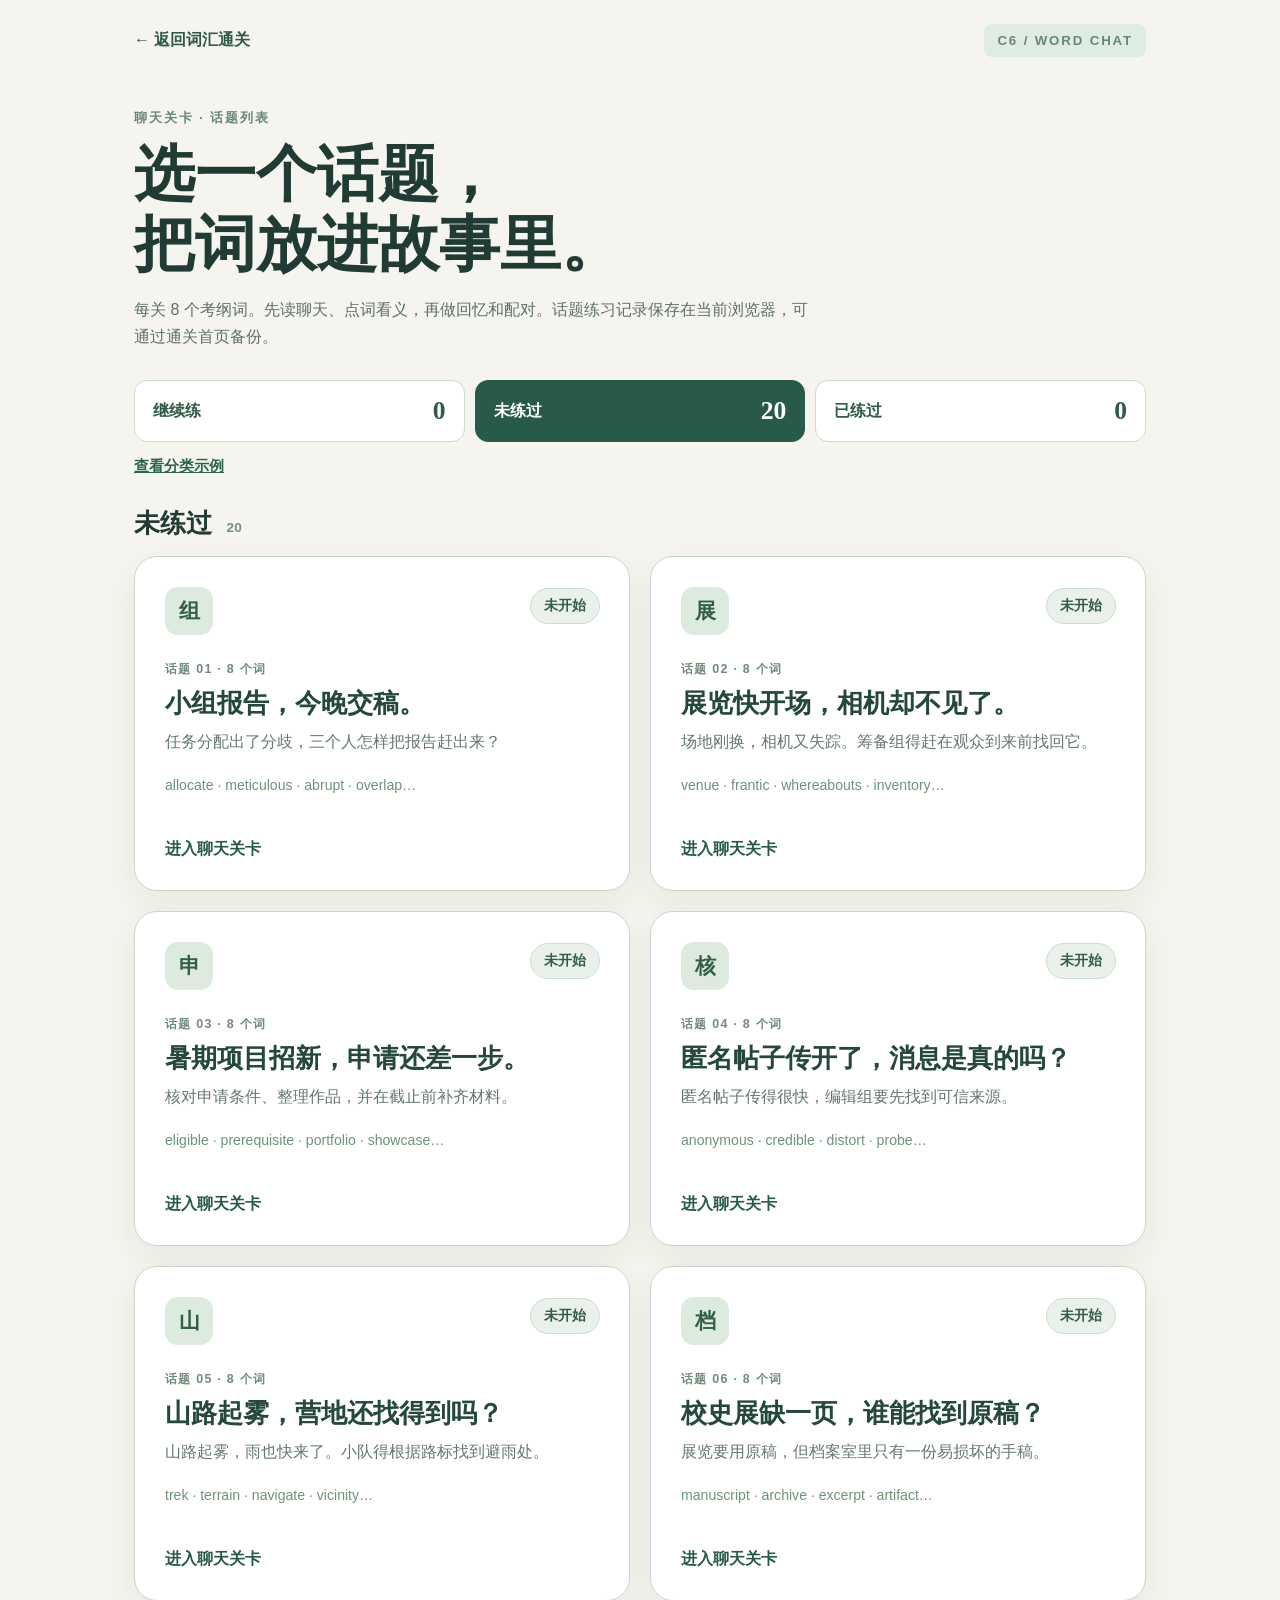
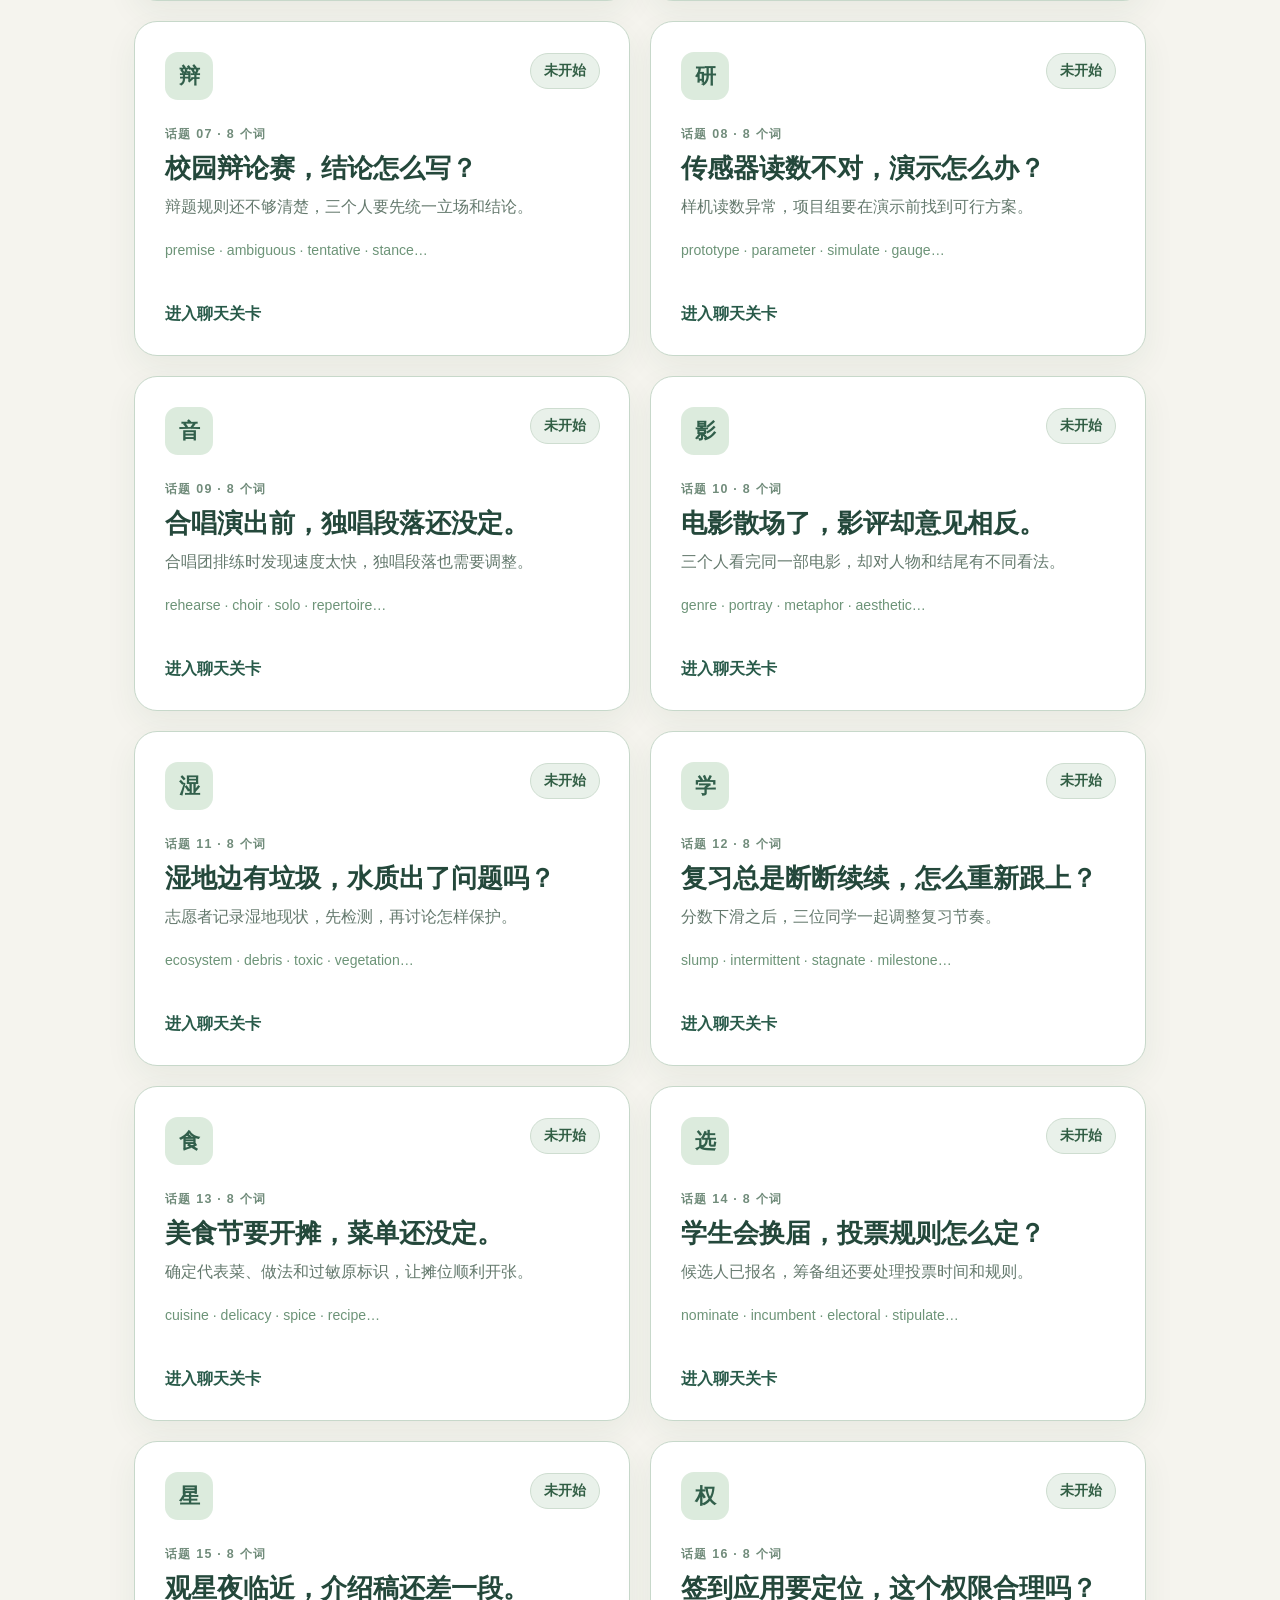
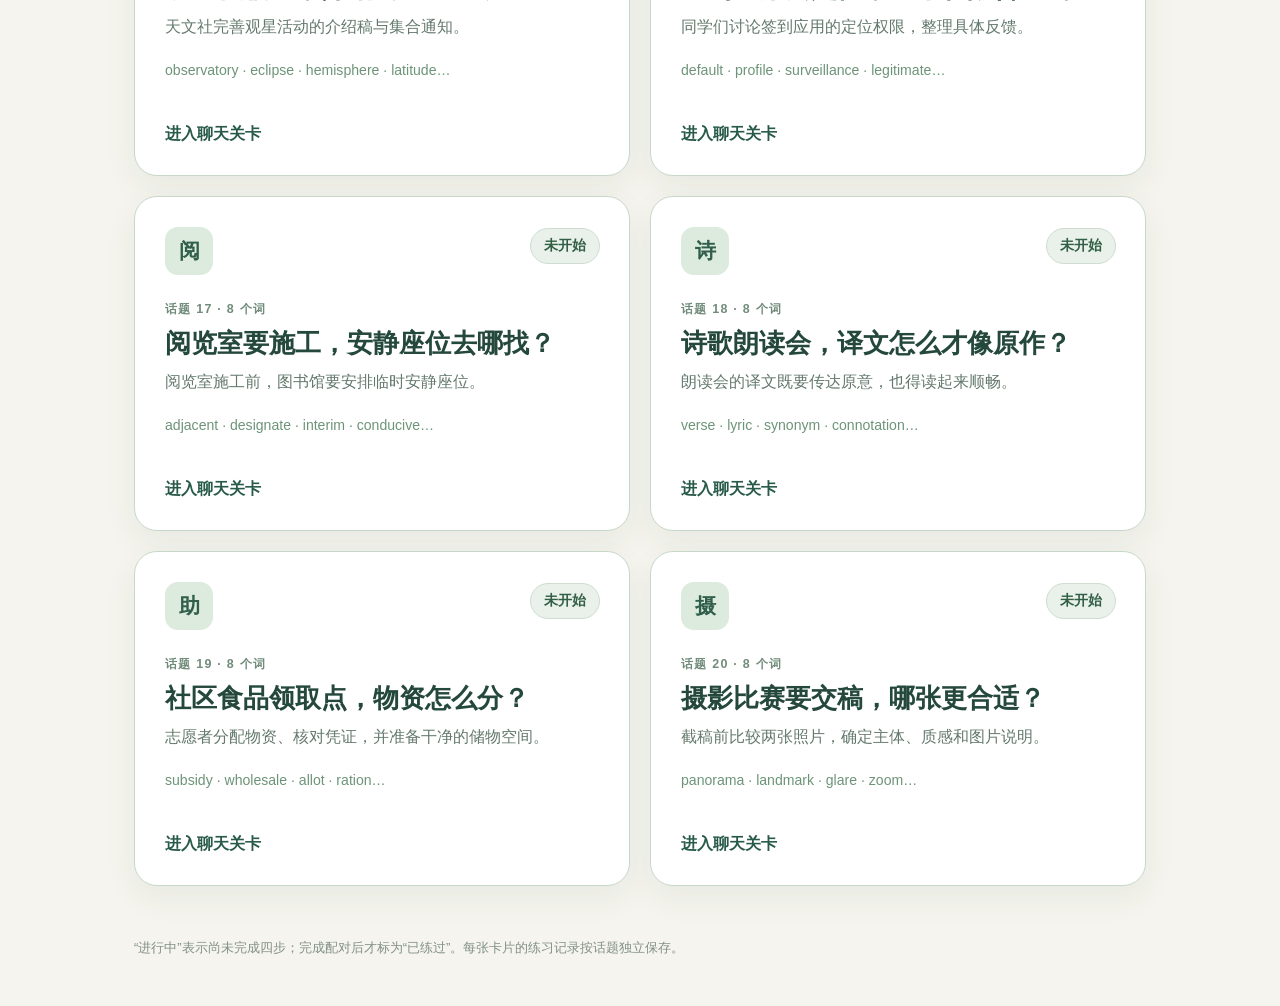
<file: chat-preview/index.html>
<!doctype html>
<html lang="zh-CN">
<head>
  <meta charset="utf-8">
  <meta name="viewport" content="width=device-width, initial-scale=1">
  <title>六级词汇通关 · 聊天关卡</title>
  <link rel="stylesheet" href="./style.css">
  <link rel="stylesheet" href="./topics.css?v=20261122-20-topics">
  <script src="./topics.js" defer></script>
  <script src="./progress.js" defer></script>
  <script src="./topics-page.js?v=20261122-20-topics" defer></script>
  <script src="./play.js" defer></script>
</head>
<body>
  <main id="topicsView" class="shell hidden">
    <header class="topbar"><a href="../index.html" class="back">← 返回词汇通关</a><span class="badge">C6 / WORD CHAT</span></header>
    <section class="intro"><p class="eyebrow">聊天关卡 · 话题列表</p><h1>选一个话题，<br>把词放进故事里。</h1><p>每关 8 个考纲词。先读聊天、点词看义，再做回忆和配对。话题练习记录保存在当前浏览器，可通过通关首页备份。</p></section>
    <nav class="topic-summary" aria-label="按练习状态筛选话题"><button id="continueFilter" type="button" aria-pressed="false">继续练 <strong id="continueTotal">0</strong></button><button id="unplayedFilter" type="button" aria-pressed="false">未练过 <strong id="unplayedTotal">0</strong></button><button id="completedFilter" type="button" aria-pressed="false">已练过 <strong id="completedTotal">0</strong></button></nav>
    <p class="demo-switch"><a id="demoToggle" href="./index.html?demo=1">查看分类示例</a><span id="demoNotice" class="hidden">这里展示模拟状态，不写入你的练习记录。</span></p>
    <section id="continueSection" class="topic-section hidden"><h2>继续练 <small id="continueCount"></small></h2><div id="continueGrid" class="topic-grid"></div></section>
    <section id="unplayedSection" class="topic-section hidden"><h2>未练过 <small id="unplayedCount"></small></h2><div id="unplayedGrid" class="topic-grid"></div></section>
    <section id="completedSection" class="topic-section hidden"><h2>已练过 <small id="completedCount"></small></h2><div id="completedGrid" class="topic-grid"></div></section>
    <footer>“进行中”表示尚未完成四步；完成配对后才标为“已练过”。每张卡片的练习记录按话题独立保存。</footer>
  </main>
  <main id="playView" class="shell hidden">
    <header class="topbar">
      <a href="./index.html" class="back">← 所有聊天主题</a>
      <span class="badge">C6 / WORD CHAT</span>
    </header>
    <section class="intro">
      <p class="eyebrow">原创练习 · 聊天关卡</p>
      <h1 id="topicTitle">聊天关卡</h1>
      <p>先看聊天猜意思，再点词核对。读完后做两轮回忆。聊天是记忆情境，下方英文句子展示自然用法。</p>
      <div class="stepbar" aria-label="练习步骤"><span class="active" data-step="0">聊天</span><span data-step="1">速查</span><span data-step="2">回忆</span><span data-step="3">配对</span></div>
      <p id="saveNotice" class="hidden" role="alert"></p>
    </section>
    <section id="chatStep" class="stage">
      <div class="phone">
        <div class="phone-head"><span class="avatar" id="topicIcon">组</span><div><strong id="chatName">报告讨论组</strong><small id="chatSubtitle">3 位成员</small></div><span class="dots">•••</span></div>
        <div class="chat-scroll" id="messages" aria-live="polite"></div>
        <div class="phone-foot"><button id="nextMessage" class="primary">读下一条消息</button><span id="chatDone" class="hidden">对话已读完，点绿色单词可查看意思</span></div>
      </div>
      <aside class="side-card">
        <p class="eyebrow">这关怎么练</p><h2>先理解情境</h2>
        <p>中文聊天里嵌入英文词，是帮助联想的记忆方式。真实英语怎么说，点词后会给一条自然英文句子。</p>
        <div class="meter"><span id="seenCount">已查看 0 个词</span><div><i id="seenBar"></i></div></div>
        <button id="toLookup" class="primary">继续：词汇速查</button>
      </aside>
    </section>
    <section id="lookupStep" class="stage single hidden"><div class="section-head"><div><p class="eyebrow">02 / 词汇速查</p><h2>刚才的词，再看一眼</h2></div><p>先回想，再点开核对。这里的中文是本段聊天的意思。</p></div><div id="lookupList" class="lookup-list"></div><button id="toRecall" class="primary next">继续：英文回忆</button></section>
    <section id="recallStep" class="stage single hidden"><div class="section-head"><div><p class="eyebrow">03 / 英文 → 中文</p><h2>看到英文，你能想起来吗？</h2></div><p>先在心里说出意思，再翻卡并诚实选择。试玩结果不会修改通关记录。</p></div><div class="recall-card"><span id="recallProgress" class="eyebrow"></span><strong id="recallWord"></strong><button id="reveal" class="outline">显示本句义</button><p id="recallAnswer" class="answer hidden"></p><div id="recallChoices" class="choices hidden"><button data-grade="remembered">想起来了</button><button data-grade="hesitated">犹豫了</button><button data-grade="forgot">没想起来</button></div></div></section>
    <section id="matchStep" class="stage single hidden"><div class="section-head"><div><p class="eyebrow">04 / 中英文配对</p><h2>把词与本句义连起来</h2></div><p>先点一个英文，再点对应中文。配错可以继续试。</p></div><p id="matchStatus" class="match-status" aria-live="polite"></p><div class="match-grid"><div id="englishList"></div><div id="chineseList"></div></div><div id="finish" class="finish hidden"><h3>这一关完成了</h3><p id="finishStats"></p><button id="restart" class="outline">重新试玩这一关</button><a href="../index.html">返回词汇通关</a></div></section>
    <footer>本关为原创练习，不是真题。聊天中的中英混合表达仅用于记忆；点击单词查看自然英文用法。<a href="../index.html">返回词汇通关</a></footer>
  </main>
</body>
</html>
</file>
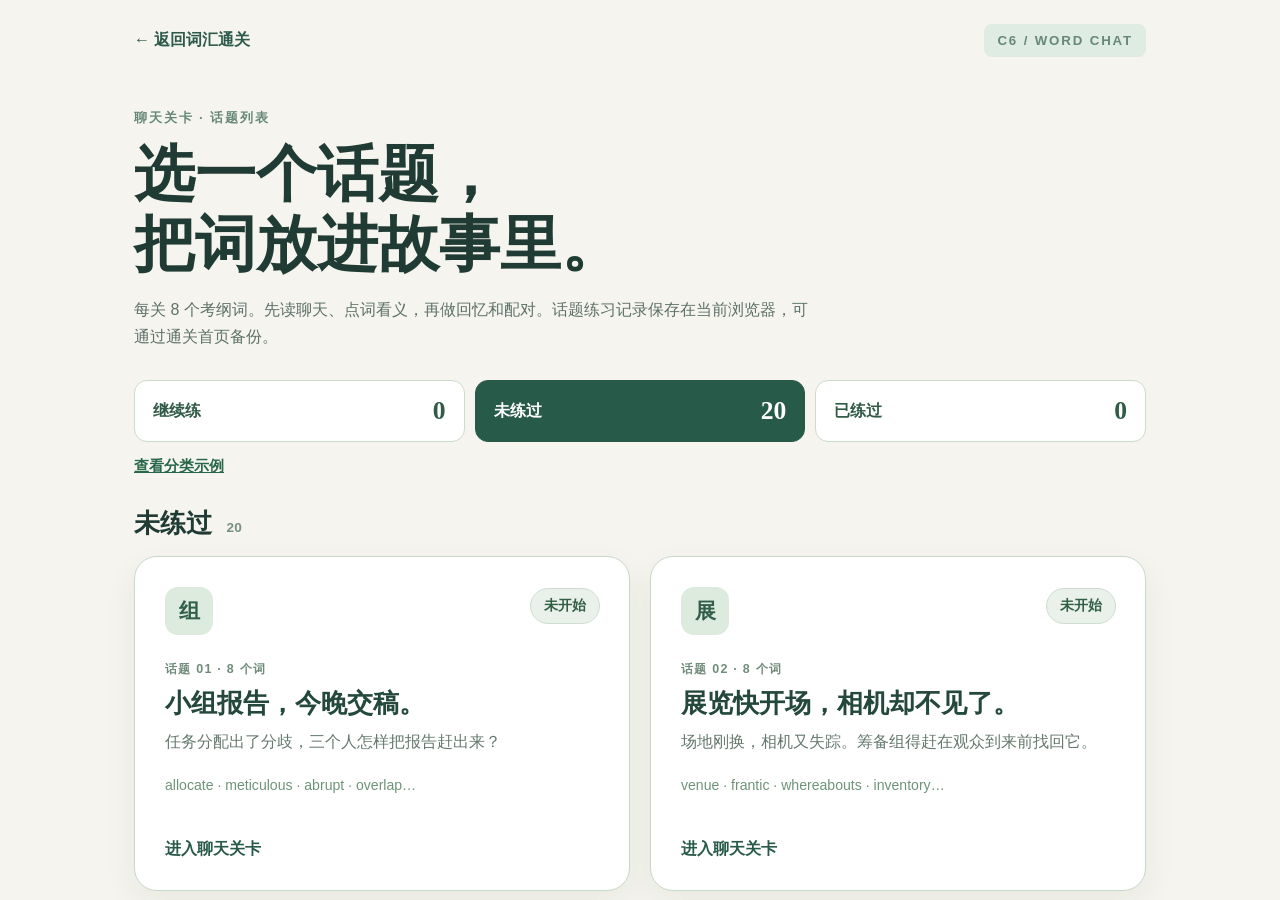
<file: chat-preview/topics.html>
<!doctype html><html lang="zh-CN"><head><meta charset="utf-8"><meta http-equiv="refresh" content="0;url=./index.html"><title>聊天主题</title></head><body><a href="./index.html">打开聊天主题列表</a></body></html>
</file>
<file: chat-preview/style.css>
:root{font-family:Inter,"Noto Sans SC","Microsoft YaHei",sans-serif;color:#203b34;background:#f5f4ee;font-size:16px}*{box-sizing:border-box}body{margin:0}button,a{font:inherit}button{cursor:pointer}.shell{max-width:1060px;margin:auto;padding:24px 24px 48px}.topbar{display:flex;justify-content:space-between;align-items:center;gap:16px}.back{color:#2d5a4c;text-decoration:none;font-weight:700}.badge,.eyebrow{font-size:.83rem;letter-spacing:.14em;font-weight:800;color:#668879}.badge{background:#dfece3;padding:9px 13px;border-radius:8px}.intro{margin:52px 0 30px}.intro h1{font-family:Georgia,"Noto Serif SC",serif;font-size:clamp(2.1rem,5vw,3.8rem);line-height:1.15;margin:12px 0}.intro>p:not(.eyebrow){color:#5d716a;max-width:680px;line-height:1.7}.stepbar{display:flex;gap:8px;margin-top:26px;flex-wrap:wrap}.stepbar span{padding:9px 15px;border-radius:99px;background:#e7ebe4;color:#6b7c74;font-weight:700}.stepbar span.active{background:#285a49;color:white}.stage{display:grid;grid-template-columns:minmax(0,580px) minmax(280px,1fr);gap:26px;align-items:start}.stage.single{display:block;max-width:850px}.hidden{display:none!important}.phone{border:1px solid #d2ded5;background:#edf1ed;border-radius:28px;overflow:hidden;box-shadow:0 20px 40px #163d2b12}.phone-head{display:flex;align-items:center;gap:12px;padding:18px 20px;background:#fbfcfa;border-bottom:1px solid #dce4dc}.avatar{display:grid;place-items:center;width:42px;height:42px;border-radius:12px;background:#346551;color:white;font-weight:800}.phone-head strong,.phone-head small{display:block}.phone-head small{font-size:.8rem;color:#7a8b81;margin-top:3px}.dots{margin-left:auto;font-weight:900}.chat-scroll{height:min(58vh,600px);min-height:420px;overflow:auto;padding:22px 16px}.message{display:flex;gap:9px;margin:0 0 16px;align-items:flex-end}.message.me{flex-direction:row-reverse}.face{width:30px;height:30px;flex:none;display:grid;place-items:center;border-radius:9px;background:#d5e1d8;color:#315845;font-size:.8rem}.message.me .face{background:#c8dec5}.bubble{max-width:82%;padding:12px 15px;border-radius:16px 16px 16px 4px;background:#fff;line-height:1.65;box-shadow:0 2px 5px #173d2b0a}.message.me .bubble{background:#dcf4c7;border-radius:16px 16px 4px 16px}.bubble .word{border:0;border-bottom:2px solid currentColor;background:transparent;color:#205d47;font-weight:900;padding:0 1px;border-radius:0}.bubble .word.seen{color:#42685a}.note{display:block;font-size:.86rem;color:#657a70;margin-top:7px;border-top:1px solid #dbe7d9;padding-top:8px}.note b{color:#275841}.note em{font-style:normal;color:#50665b}.phone-foot{padding:15px 18px;background:#fbfcfa;color:#73877d;font-size:.85rem;text-align:center}.side-card,.lookup-list,.recall-card,.finish{border:1px solid #d4dfd5;border-radius:22px;background:white;padding:25px}.side-card h2,.section-head h2{font-family:Georgia,"Noto Serif SC",serif;font-size:1.7rem;margin:8px 0}.side-card p:not(.eyebrow),.section-head>p{color:#63766d;line-height:1.7}.meter{margin:28px 0}.meter span{font-weight:700;font-size:.9rem}.meter div{height:8px;border-radius:99px;background:#e6ede5;margin-top:10px;overflow:hidden}.meter i{display:block;height:100%;width:0;background:#6aaf7b;transition:width .2s}.primary,.outline{border-radius:12px;padding:13px 20px;font-weight:800;min-height:48px}.primary{border:1px solid #285a49;background:#285a49;color:white}.outline{border:1px solid #9bb8a7;background:white;color:#285a49}.primary:hover{background:#1e493a}.side-card .primary{width:100%}.section-head{display:flex;justify-content:space-between;gap:24px;align-items:end;margin:12px 0 22px}.section-head>p{max-width:340px}.lookup-list{padding:8px 22px}.lookup-item{border-bottom:1px solid #e5ebe5;padding:13px 0}.lookup-item:last-child{border:0}.lookup-item summary{cursor:pointer;font-size:1.15rem;font-weight:800;list-style:none}.lookup-item summary::after{content:'＋';float:right;color:#5b8f69}.lookup-item[open] summary::after{content:'−'}.lookup-item p{margin:8px 0 0;line-height:1.6}.lookup-item .natural{color:#657a70;font-size:.92rem}.next{margin-top:22px}.recall-card{min-height:310px;display:flex;align-items:center;justify-content:center;flex-direction:column;gap:18px}.recall-card>strong{font-family:Georgia,serif;font-size:clamp(2.5rem,7vw,4rem);color:#285a49}.answer{font-size:1.2rem;margin:0;text-align:center}.choices{display:flex;gap:9px;flex-wrap:wrap;justify-content:center}.choices button,.match-grid button{border:1px solid #b7ccbc;border-radius:10px;background:#f7faf5;color:#254b3b;padding:12px 15px;min-height:48px;font-weight:700}.choices button:hover,.match-grid button:hover{border-color:#4e8c65}.match-status{min-height:26px;color:#587364}.match-grid{display:grid;grid-template-columns:1fr 1fr;gap:16px}.match-grid>div{display:grid;gap:9px}.match-grid button{width:100%;text-align:left}.match-grid button.selected{background:#d7edcd;border-color:#3f8059}.match-grid button.done{opacity:.45;text-decoration:line-through;pointer-events:none}.finish{margin-top:25px}.finish a{margin-left:20px;color:#285a49;font-weight:700}footer{margin-top:50px;color:#829187;font-size:.82rem;line-height:1.5}@media(max-width:760px){.shell{padding:18px 16px 32px}.intro{margin:30px 0 20px}.stage{display:block}.side-card{margin-top:18px}.chat-scroll{height:53vh;min-height:350px}.section-head{display:block}.match-grid{gap:9px}.match-grid button{font-size:.9rem;padding:10px;min-height:58px}.finish a{display:block;margin:20px 0 0}}
</file>
<file: chat-preview/topics.css>
.topic-grid{display:grid;grid-template-columns:repeat(2,minmax(0,1fr));gap:20px;margin:36px 0 70px}.topic-card{position:relative;display:flex;flex-direction:column;min-height:335px;padding:30px;border:1px solid #c7d8ca;border-radius:23px;background:#fff;color:#24483b;text-decoration:none;box-shadow:0 12px 32px #204a3110;transition:transform .15s,box-shadow .15s}.topic-card:hover{transform:translateY(-3px);box-shadow:0 18px 35px #204a311b}.topic-card:focus-visible{outline:3px solid #39705b;outline-offset:4px}.topic-icon{display:grid;place-items:center;width:48px;height:48px;border-radius:13px;background:#dcebdd;color:#315f4b;font-size:21px;font-weight:800}.topic-number{margin-top:26px;font-size:.78rem;letter-spacing:.1em;font-weight:800;color:#718c7b}.topic-card h2{font-family:Georgia,"Noto Serif SC",serif;font-size:1.65rem;margin:8px 0}.topic-card p{color:#64796d;line-height:1.6;margin:0}.topic-words{color:#6d9478;font-size:.88rem;margin:22px 0}.topic-card strong{margin-top:auto;color:#285a49}@media(max-width:700px){.topic-grid{grid-template-columns:1fr;gap:13px;margin:23px 0 40px}.topic-card{min-height:270px;padding:23px}.topic-number{margin-top:16px}}
.topic-section{margin:30px 0 52px}.topic-section>h2{font-family:Georgia,"Noto Serif SC",serif;font-size:1.65rem;margin:0 0 15px}.topic-section>h2 small{font:700 .85rem Inter,"Microsoft YaHei",sans-serif;color:#76917f;margin-left:8px}.topic-section .topic-grid{margin:0}.topic-card .topic-state{position:absolute;top:31px;right:29px;border-radius:99px;padding:6px 10px;background:#edf2ec;font-size:.78rem;color:#53715d;font-weight:700}.topic-card .topic-state.active{background:#e3f0ce;color:#3d6844}.topic-card .topic-state.done{background:#e5ede8;color:#426c59}.topic-card .topic-meta{font-size:.82rem;color:#7b8b80;margin:-7px 0 20px}.topic-card .review-hint{font-size:.82rem;color:#986d3c;margin:-8px 0 17px}@media(max-width:700px){.topic-section{margin:26px 0 39px}.topic-card .topic-state{top:24px;right:23px}}
.topic-summary{display:grid;grid-template-columns:repeat(3,1fr);gap:10px;margin:0 0 15px}.topic-summary span{display:flex;justify-content:space-between;align-items:center;gap:8px;border:1px solid #d5e2d5;border-radius:13px;background:#fff;padding:15px 18px;color:#446452;font-weight:700}.topic-summary strong{font:700 1.6rem Georgia,serif;color:#285a49}.topic-summary span:first-child{border-color:#bad6b2;background:#f1f8e9}.topic-summary span:last-child{border-color:#b9d0c3;background:#eff6f1}.demo-switch{display:flex;align-items:center;gap:16px;flex-wrap:wrap;margin:0 0 29px;font-size:.92rem}.demo-switch a{color:#286849;font-weight:800}.demo-switch span{color:#856735}.topic-card .topic-state{border:1px solid #ceddd0;background:#e9f1ea;color:#315e44;padding:8px 13px;font-size:.86rem}.topic-card .topic-state.active{border-color:#9dc676;background:#d5edbd;color:#2f5c27}.topic-card .topic-state.done{border-color:#87b9a0;background:#d8eee2;color:#24634c}.topic-card:has(.topic-state.active){border-color:#a5c989}.topic-card:has(.topic-state.done){border-color:#8fbda5}@media(max-width:700px){.topic-summary{gap:6px}.topic-summary span{display:block;padding:11px 9px;font-size:.78rem;text-align:center}.topic-summary strong{display:block;margin-top:3px}}
.topic-summary button{display:flex;justify-content:space-between;align-items:center;gap:8px;border:1px solid #cbdccd;border-radius:13px;background:#fff;padding:15px 18px;color:#315b47;font-weight:800;text-align:left;cursor:pointer}.topic-summary button strong{color:inherit}.topic-summary button:hover{border-color:#6f9c7c;background:#f0f6ee}.topic-summary button:focus-visible{outline:3px solid #5c9672;outline-offset:3px}.topic-summary button[aria-pressed="true"],.topic-summary button[aria-pressed="true"]:hover{background:#285a49;border-color:#285a49;color:#fff}.topic-summary button[aria-pressed="true"] strong{color:#fff}@media(max-width:700px){.topic-summary button{display:block;padding:11px 9px;font-size:.78rem;text-align:center}.topic-summary button strong{display:block;margin-top:3px}}
.empty-topic{grid-column:1/-1;border:1px dashed #bfcfc2;border-radius:14px;padding:25px;color:#667c6c;background:#fbfcf8;margin:0}
</file>
